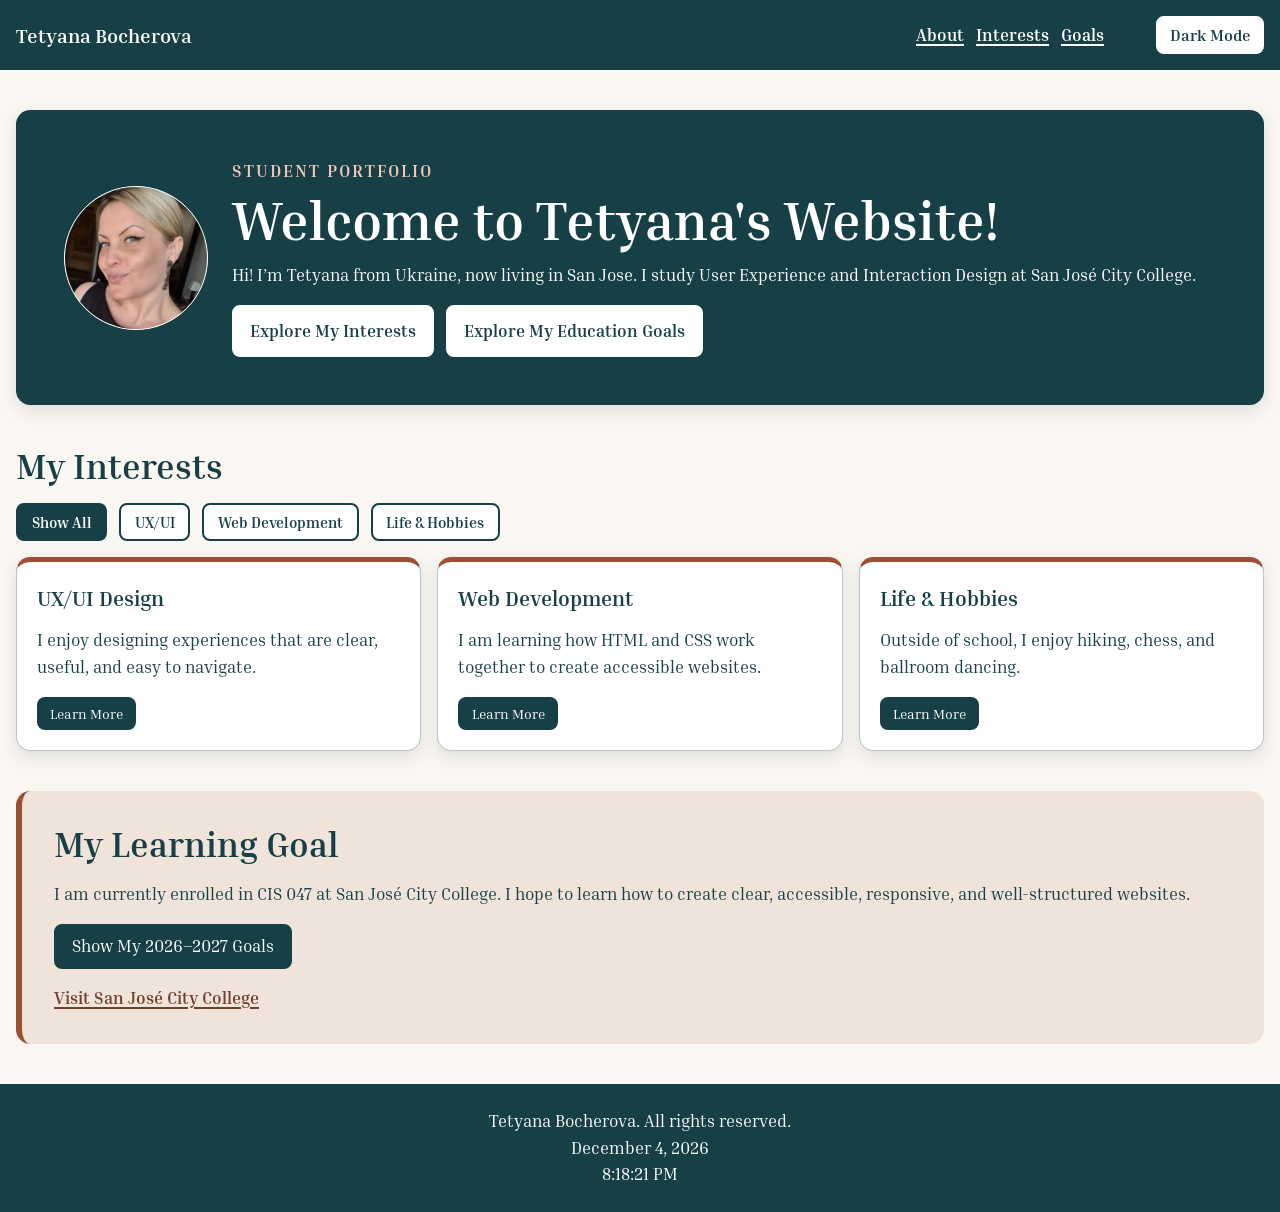
<file: public/index.html>
<!doctype html>
<html lang="en">

<head>
    <meta charset="UTF-8">
    <meta name="viewport" content="width=device-width, initial-scale=1.0">

    <title>Tetyana Bocherova | Student Portfolio</title>

    <link rel="preconnect" href="https://fonts.googleapis.com">
    <link rel="preconnect" href="https://fonts.gstatic.com" crossorigin>

    <link
        href="https://fonts.googleapis.com/css2?family=Inria+Serif:wght@400;700&display=swap"
        rel="stylesheet">

    <link rel="stylesheet" href="styles.css">

    <script src="script.js" defer></script>
</head>


<body>

    <header class="site-header">

        <nav class="site-nav" aria-label="Main navigation">

            <a class="site-name" href="#top">
                Tetyana Bocherova
            </a>

            <ul>
                <li>
                    <a href="#about">About</a>
                </li>

                <li>
                    <a href="#interests">Interests</a>
                </li>

                <li>
                    <a href="#goals">Goals</a>
                </li>

                <li>
                    <button
                        class="theme-button"
                        type="button"
                        id="theme-toggle"
                        aria-pressed="false">
                        Dark Mode
                    </button>
                </li>
            </ul>

        </nav>

    </header>


    <main id="top">

        <!-- About / Hero -->

        <section class="hero" id="about">

            <img
                class="personal-photo"
                src="tetyana-photo.jpg"
                alt="Portrait of Tetyana Bocherova">

            <div>

                <p class="eyebrow">
                    Student Portfolio
                </p>

                <h1>
                    Welcome to Tetyana's Website!
                </h1>

                <p class="intro">
                    Hi! I’m Tetyana from Ukraine, now living in San Jose.
                    I study User Experience and Interaction Design at
                    San Jos&eacute; City College.
                </p>

                <div class="hero-actions">

                    <a class="button" href="#interests">
                        Explore My Interests
                    </a>

                    <a class="button" href="#goals">
                        Explore My Education Goals
                    </a>

                </div>

            </div>

        </section>


        <!-- Interests -->

        <section id="interests" aria-labelledby="interests-title">

            <h2 id="interests-title">
                My Interests
            </h2>


            <!-- Interest filters -->

            <div class="interest-filters" aria-label="Filter interests">

                <button
                    class="filter-button active"
                    type="button"
                    data-filter="all">
                    Show All
                </button>

                <button
                    class="filter-button"
                    type="button"
                    data-filter="ux">
                    UX/UI
                </button>

                <button
                    class="filter-button"
                    type="button"
                    data-filter="web">
                    Web Development
                </button>

                <button
                    class="filter-button"
                    type="button"
                    data-filter="hobbies">
                    Life &amp; Hobbies
                </button>

            </div>


            <!-- Interest cards -->

            <div class="card-grid">


                <!-- UX/UI Design -->

                <article class="card" data-category="ux">

                    <h3>
                        UX/UI Design
                    </h3>

                    <p>
                        I enjoy designing experiences that are clear,
                        useful, and easy to navigate.
                    </p>

                    <button
                        class="interest-button"
                        type="button"
                        id="ux-toggle"
                        aria-controls="ux-more"
                        aria-expanded="false">
                        Learn More
                    </button>

                    <p id="ux-more" hidden>
                        I am especially interested in user research,
                        interaction design, wireframes, prototypes,
                        and creating accessible digital experiences.
                    </p>

                </article>


                <!-- Web Development -->

                <article class="card" data-category="web">

                    <h3>
                        Web Development
                    </h3>

                    <p>
                        I am learning how HTML and CSS work together
                        to create accessible websites.
                    </p>

                    <button
                        class="interest-button"
                        type="button"
                        id="web-toggle"
                        aria-controls="web-more"
                        aria-expanded="false">
                        Learn More
                    </button>

                    <p id="web-more" hidden>
                        I am learning how to use semantic HTML,
                        responsive CSS, Flexbox, Grid, and JavaScript
                        to create interactive and accessible websites.
                    </p>

                </article>


                <!-- Life & Hobbies -->

                <article class="card" data-category="hobbies">

                    <h3>
                        Life &amp; Hobbies
                    </h3>

                    <p>
                        Outside of school, I enjoy hiking,
                        chess, and ballroom dancing.
                    </p>

                    <button
                        class="interest-button"
                        type="button"
                        id="hobby-button"
                        aria-controls="favorite-hobby"
                        aria-expanded="false">
                        Learn More
                    </button>

                    <p id="favorite-hobby" hidden>
                        I enjoy playing chess, hiking in nature,
                        and ballroom dancing. Chess is especially
                        meaningful to me and has also inspired
                        my children's book project.
                    </p>

                </article>

            </div>

        </section>


        <!-- Learning Goals -->

        <section
            class="goal"
            id="goals"
            aria-labelledby="goals-title">

            <h2 id="goals-title">
                My Learning Goal
            </h2>

            <p>
                I am currently enrolled in CIS 047 at
                San Jos&eacute; City College. I hope to learn
                how to create clear, accessible, responsive,
                and well-structured websites.
            </p>


            <button
                class="button goals-button"
                type="button"
                id="goals-toggle"
                aria-controls="extra-goals"
                aria-expanded="false">
                Show My 2026–2027 Goals
            </button>


            <div id="extra-goals" hidden>

                <h3>
                    My Main Goals for 2026–2027
                </h3>

                <ol>
                    <li>
                        Earn an A.S. in User Experience and
                        Interaction Design from
                        San Jos&eacute; City College.
                    </li>

                    <li>
                        Find a job in the IT field that aligns
                        with my education and previous
                        professional experience.
                    </li>

                    <li>
                        Transfer to a university to continue
                        my education.
                    </li>

                    <li>
                        Publish a children's book about chess.
                    </li>

                    <li>
                        Start an evening dress rental business.
                    </li>
                </ol>

            </div>


            <a
                href="https://sjcc.edu/"
                target="_blank"
                rel="noopener noreferrer">
                Visit San Jos&eacute; City College
            </a>

        </section>

    </main>


    <!-- Footer -->

    <footer>

        <p>
            Tetyana Bocherova. All rights reserved.
        </p>

        <p id="current-date"></p>

        <p id="current-time"></p>

    </footer>


</body>

</html>
</file>
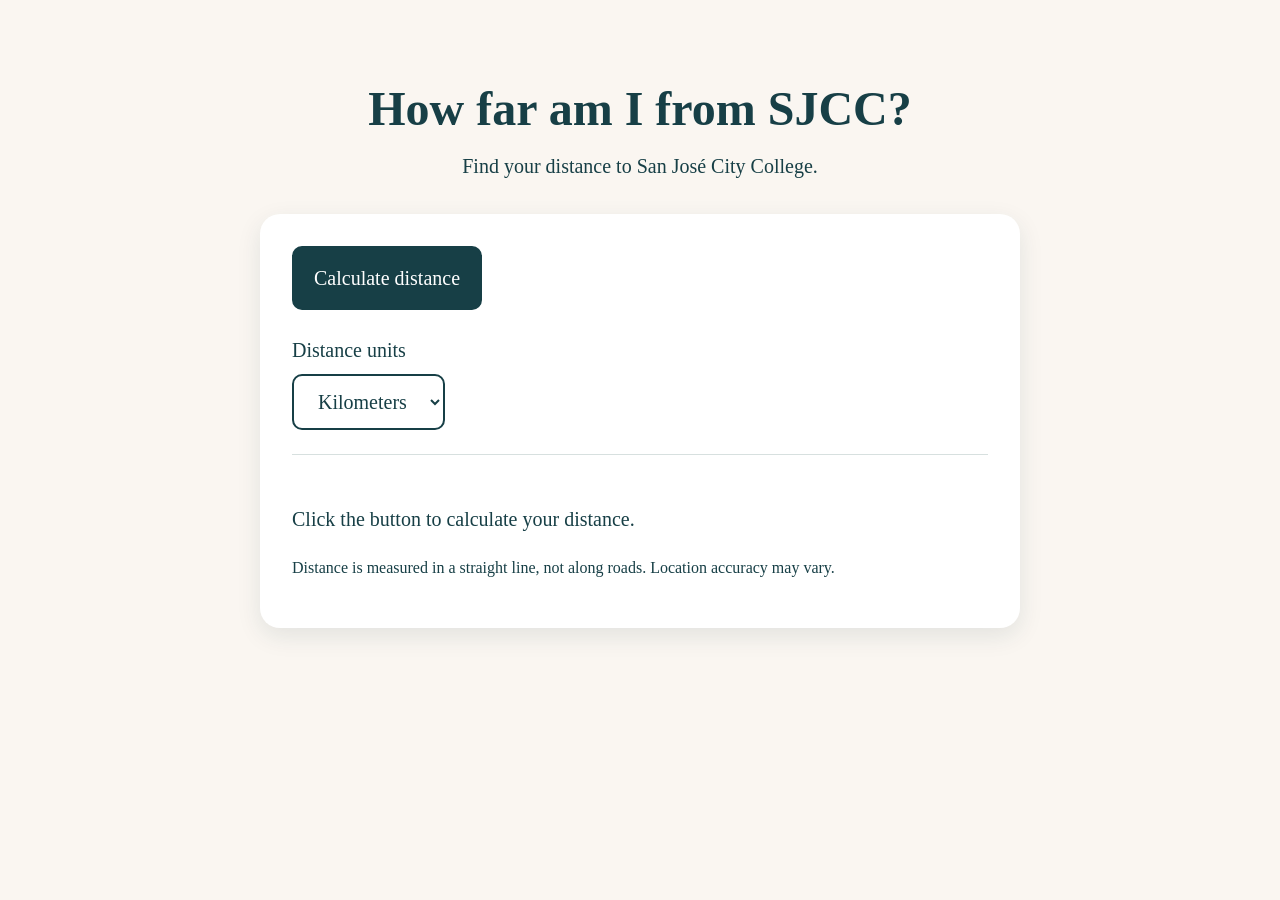
<file: public/welcome/geolocation.html>
<!doctype html>
<html lang="en">
  <head>
    <meta charset="UTF-8" />
    <meta name="viewport" content="width=device-width, initial-scale=1.0" />
    <title>Distance to SJCC</title>

    <style>
      * {
        box-sizing: border-box;
      }

      body {
        margin: 0;
        padding: 48px 24px;
        background: #faf6f1;
        color: #173f46;
        font-family: Georgia, serif;
        font-size: 20px;
        line-height: 1.6;
      }

      header,
      main {
        max-width: 760px;
        margin: 0 auto;
      }

      h1 {
        font-size: clamp(2rem, 5vw, 3rem);
        line-height: 1.2;
      }

      main {
        padding: 32px;
        background: #ffffff;
        border-radius: 20px;
        box-shadow: 0 8px 24px rgb(23 63 70 / 10%);
      }

      button,
      select {
        padding: 14px 20px;
        border: 2px solid #173f46;
        border-radius: 10px;
        font: inherit;
      }

      button {
        background: #173f46;
        color: #ffffff;
        cursor: pointer;
      }

      button:hover {
        background: #9c4f35;
        border-color: #9c4f35;
      }

      button:active {
        transform: translateY(1px);
      }

      button:disabled {
        opacity: 0.7;
        cursor: wait;
      }

      button:focus-visible,
      select:focus-visible {
        outline: 3px solid #f2b705;
        outline-offset: 4px;
      }

      .unit-control {
        margin: 24px 0;
      }

      label {
        display: block;
        margin-bottom: 8px;
      }

      select {
        max-width: 100%;
        background: #ffffff;
        color: #173f46;
      }

      #output {
        padding-top: 16px;
        border-top: 1px solid #d7e0df;
        white-space: pre-line;
        overflow-wrap: anywhere;
      }

      .note {
        font-size: 16px;
      }
      header {
        text-align: center;
      }
      header h1 {
        margin-bottom: 12px;
      }

      header p {
        margin-top: 0;
        margin-bottom: 32px;
      }
    </style>
  </head>

  <body>
    <header>
      <h1>How far am I from SJCC?</h1>
      <p>Find your distance to San José City College.</p>
    </header>

    <main>
      <button id="location-button" type="button">Calculate distance</button>

      <div class="unit-control">
        <label for="unit-select">Distance units</label>
        <select id="unit-select">
          <option value="km">Kilometers</option>
          <option value="mi">Miles</option>
        </select>
      </div>

      <p id="output" role="status">
        Click the button to calculate your distance.
      </p>

      <p class="note">
        Distance is measured in a straight line, not along roads. Location
        accuracy may vary.
      </p>
    </main>

    <script>
      const locationButton = document.getElementById("location-button");
      const unitSelect = document.getElementById("unit-select");
      const output = document.getElementById("output");

      const sjccLatitude = 37.314712;
      const sjccLongitude = -121.927172;

      let currentLatitude = null;
      let currentLongitude = null;
      let distanceKm = null;

      function calculateDistance(lat1, lon1, lat2, lon2) {
        const earthRadius = 6371;

        function toRadians(degrees) {
          return (degrees * Math.PI) / 180;
        }

        const latitudeDifference = toRadians(lat2 - lat1);
        const longitudeDifference = toRadians(lon2 - lon1);

        const a =
          Math.sin(latitudeDifference / 2) ** 2 +
          Math.cos(toRadians(lat1)) *
            Math.cos(toRadians(lat2)) *
            Math.sin(longitudeDifference / 2) ** 2;

        const safeA = Math.min(1, Math.max(0, a));
        const c = 2 * Math.atan2(Math.sqrt(safeA), Math.sqrt(1 - safeA));

        return earthRadius * c;
      }

      function displayResult() {
        if (distanceKm === null) {
          return;
        }

        const useMiles = unitSelect.value === "mi";
        const distance = useMiles ? distanceKm * 0.621371 : distanceKm;
        const unit = useMiles ? "miles" : "km";

        output.textContent =
          "Latitude: " +
          currentLatitude.toFixed(6) +
          "\nLongitude: " +
          currentLongitude.toFixed(6) +
          "\nDistance to SJCC: " +
          distance.toFixed(2) +
          " " +
          unit;
      }

      locationButton.addEventListener("click", function () {
        if (!navigator.geolocation) {
          output.textContent = "Your browser does not support geolocation.";
          return;
        }

        output.textContent = "Getting your location...";
        locationButton.disabled = true;
        distanceKm = null;

        navigator.geolocation.getCurrentPosition(
          function (position) {
            currentLatitude = position.coords.latitude;
            currentLongitude = position.coords.longitude;

            distanceKm = calculateDistance(
              currentLatitude,
              currentLongitude,
              sjccLatitude,
              sjccLongitude,
            );

            locationButton.disabled = false;
            displayResult();
          },
          function (error) {
            locationButton.disabled = false;

            if (error.code === 1) {
              output.textContent =
                "Location access was denied. Allow location access to calculate your distance.";
            } else if (error.code === 2) {
              output.textContent =
                "Your location is unavailable. Please try again.";
            } else {
              output.textContent =
                "The location request timed out. Please try again.";
            }
          },
          { timeout: 15000 },
        );
      });

      unitSelect.addEventListener("change", displayResult);
    </script>
  </body>
</html>
</file>
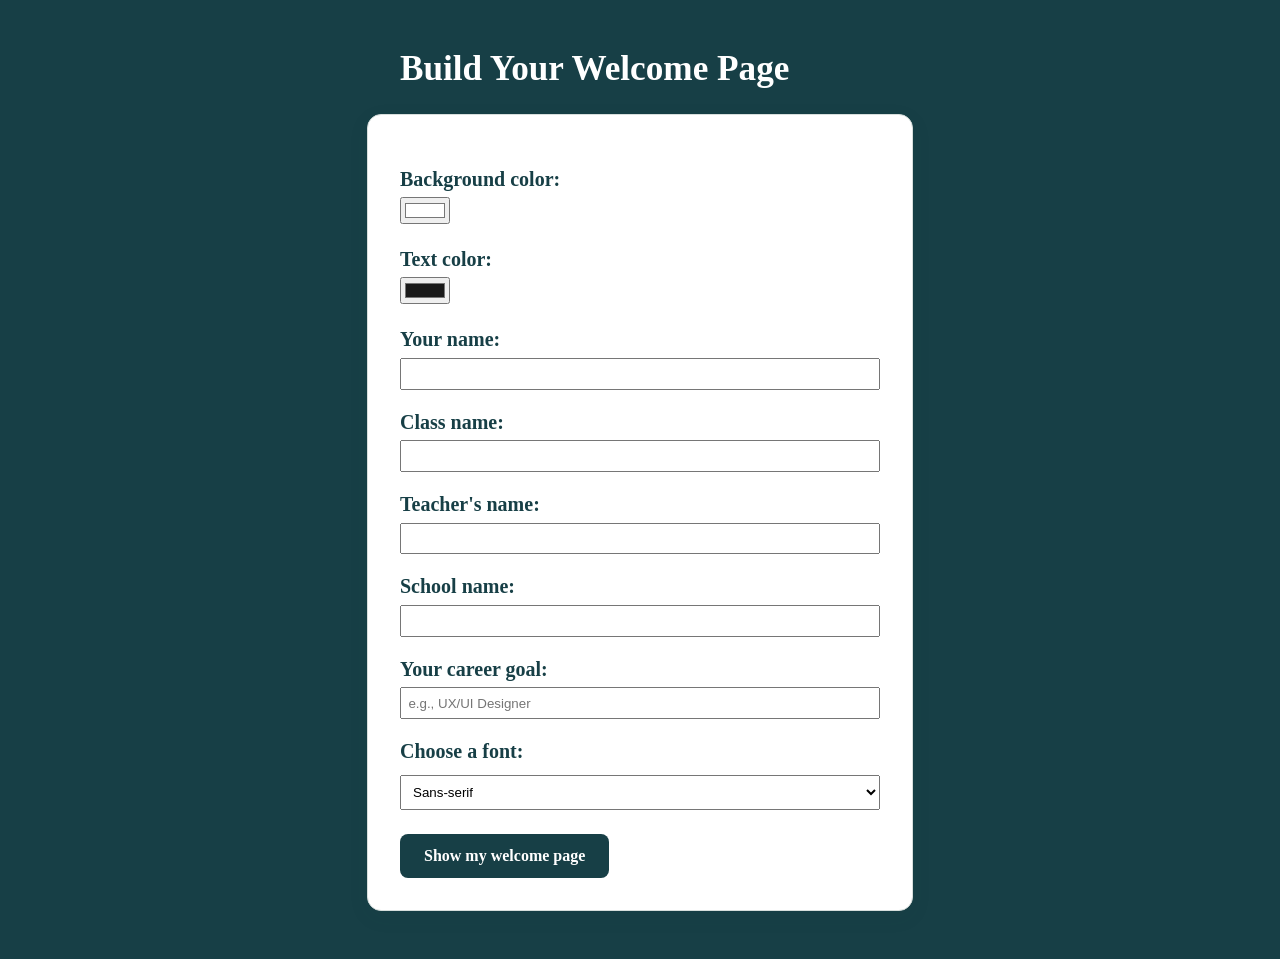
<file: public/welcome/welcome.html>
<!doctype html>
<html lang="en">
  <head>
    <meta charset="utf-8" />
    <meta name="viewport" content="width=device-width, initial-scale=1" />
    <title>Build Your Welcome Page</title>
    <style>
      body {
        margin: 0;
        padding: 3rem 1rem;
        font-family: "Inria Serif", Georgia, serif;
        font-size: 20px;
        line-height: 1.6;
        background-color: #173f46;
        color: #173f46;
      }

      h1 {
        font-size: 2.2rem;
        line-height: 1.2;
        max-width: 30rem;
        margin: 0 auto 1.5rem;
        color: #ffffff;
      }

      form {
        max-width: 30rem;
        margin: 0 auto;
        padding: 2rem;
        background-color: #ffffff;
        border: 1px solid #d7dedc;
        border-radius: 14px;
        box-shadow: 0 6px 20px rgba(23, 63, 70, 0.08);
      }

      label {
        display: block;
        margin-top: 1rem;
        font-weight: bold;
      }

      input[type="text"] {
        width: 100%;
        padding: 0.4rem;
        box-sizing: border-box;
      }

      select {
        display: block;
        width: 100%;
        padding: 0.5rem;
        margin-top: 0.5rem;
        box-sizing: border-box;
      }

      button {
        display: block;
        margin-top: 1.5rem;
        padding: 0.8rem 1.5rem;
        background-color: #173f46;
        color: #ffffff;
        border: none;
        border-radius: 8px;
        font-family: inherit;
        font-size: 1rem;
        font-weight: bold;
        cursor: pointer;
        transition: background-color 0.2s ease;
      }

      button:hover {
        background-color: #28636b;
      }

      button:focus-visible {
        outline: 3px solid #f2b705;
        outline-offset: 3px;
      }
    </style>
  </head>
  <body>
    <h1>Build Your Welcome Page</h1>

    <form method="get" action="welcome.php">
      <label for="background">Background color:</label>
      <input type="color" id="background" name="background" value="#ffffff" />

      <label for="text">Text color:</label>
      <input type="color" id="text" name="text" value="#1a1a1a" />

      <label for="name">Your name:</label>
      <input type="text" id="name" name="name" autocomplete="name" required />

      <label for="class">Class name:</label>
      <input type="text" id="class" name="class" required />

      <label for="teacher">Teacher's name:</label>
      <input type="text" id="teacher" name="teacher" required />

      <label for="school">School name:</label>
      <input type="text" id="school" name="school" required />

      <label for="goal">Your career goal:</label>
      <input
        type="text"
        id="goal"
        name="goal"
        placeholder="e.g., UX/UI Designer"
      />

      <label for="font">Choose a font:</label>
      <select id="font" name="font">
        <option value="sans">Sans-serif</option>
        <option value="serif">Serif</option>
        <option value="mono">Monospace</option>
      </select>

      <button type="submit">Show my welcome page</button>
    </form>
  </body>
</html>
</file>
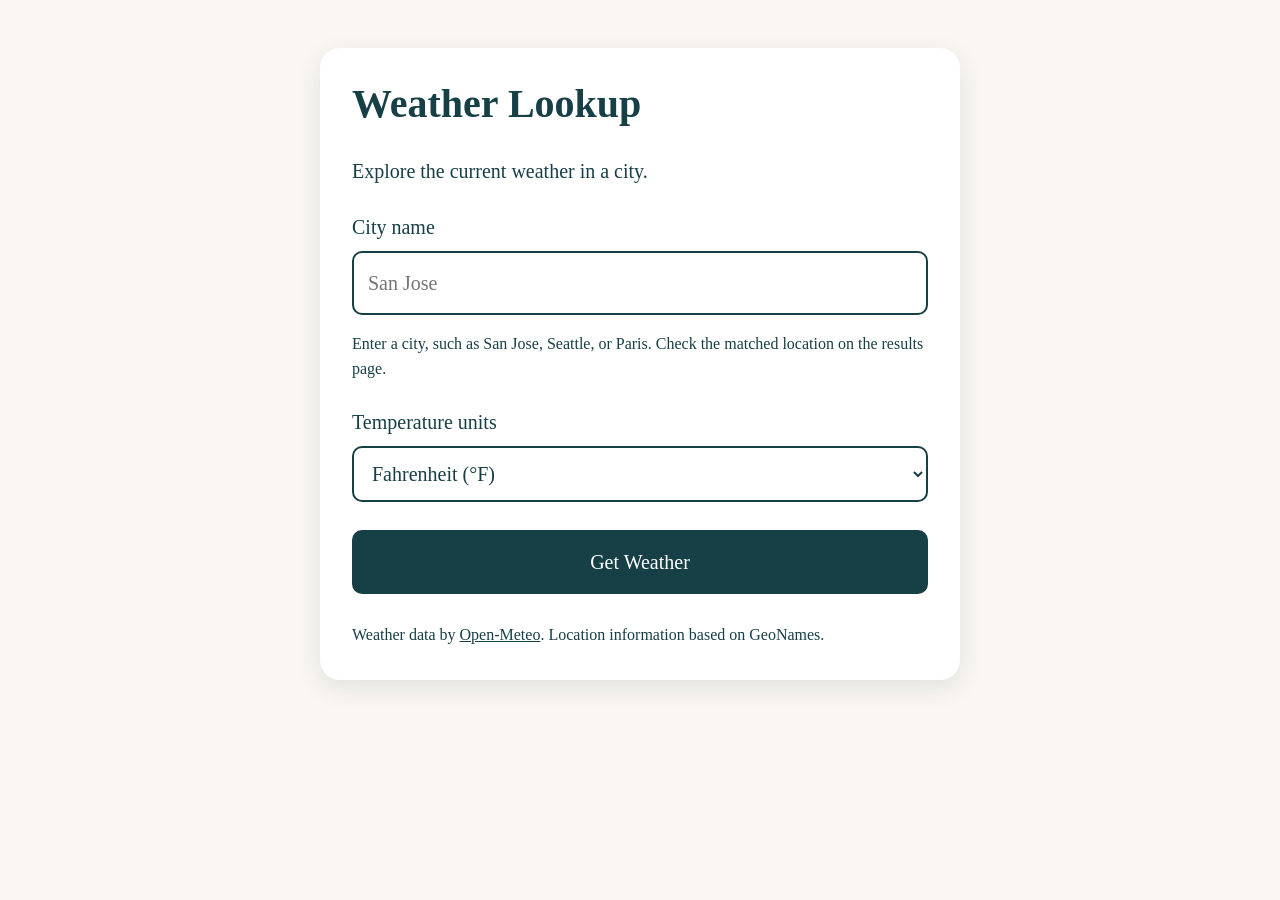
<file: public/practice/weather/weather.html>
<!doctype html>
<html lang="en">
  <head>
    <meta charset="UTF-8">
    <meta name="viewport" content="width=device-width, initial-scale=1.0">
    <title>Weather Lookup</title>

    <style>
      * {
        box-sizing: border-box;
      }

      body {
        margin: 0;
        padding: 48px 24px;
        background: #faf6f1;
        color: #173f46;
        font-family: Georgia, serif;
        font-size: 20px;
        line-height: 1.6;
      }

      main {
        max-width: 640px;
        margin: 0 auto;
        padding: 32px;
        background: #ffffff;
        border-radius: 20px;
        box-shadow: 0 8px 24px rgb(23 63 70 / 10%);
      }

      h1 {
        margin-top: 0;
        line-height: 1.2;
      }

      label {
        display: block;
        margin-top: 24px;
        margin-bottom: 8px;
      }

      input,
      select,
      button {
        width: 100%;
        padding: 14px;
        border: 2px solid #173f46;
        border-radius: 10px;
        font: inherit;
      }

      input,
      select {
        background: #ffffff;
        color: #173f46;
      }

      button {
        margin-top: 28px;
        background: #173f46;
        color: #ffffff;
        cursor: pointer;
      }

      button:hover {
        background: #9c4f35;
        border-color: #9c4f35;
      }

      input:focus-visible,
      select:focus-visible,
      button:focus-visible {
        outline: 3px solid #f2b705;
        outline-offset: 4px;
      }

      .hint,
      footer {
        font-size: 16px;
      }

      footer {
        margin-top: 28px;
      }

      a {
        color: #173f46;
      }
    </style>
  </head>

  <body>
    <main>
      <h1>Weather Lookup</h1>
      <p>Explore the current weather in a city.</p>

      <form action="weather.php" method="post">
        <label for="city">City name</label>
        <input
          type="text"
          id="city"
          name="city"
          placeholder="San Jose"
          minlength="2"
          maxlength="100"
          aria-describedby="city-hint"
          required
        >
        <p id="city-hint" class="hint">
          Enter a city, such as San Jose, Seattle, or Paris.
          Check the matched location on the results page.
        </p>

        <label for="units">Temperature units</label>
        <select id="units" name="units">
          <option value="fahrenheit">Fahrenheit (°F)</option>
          <option value="celsius">Celsius (°C)</option>
        </select>

        <button type="submit">Get Weather</button>
      </form>

      <footer>
        Weather data by
        <a href="https://open-meteo.com/">Open-Meteo</a>.
        Location information based on GeoNames.
      </footer>
    </main>
  </body>
</html>
</file>
<file: public/styles.css>
:root {
  --color-primary: #173f46;
  --color-accent: #9c4f35;
  --color-background: #faf6f1;
  --color-surface: #ffffff;
  --color-focus: #f2b705;

  --space: 1rem;
  --radius: 0.9rem;
  --shadow: 0 0.35rem 1rem rgb(23 63 70 / 12%);
}

/*Base and box model*/

*,
*::before,
*::after {
  box-sizing: border-box;
}

html {
  scroll-behavior: smooth;
}

body {
  margin: 0;
  font-family: "Inria Serif", Georgia, serif;
  font-size: 1.05rem;
  line-height: 1.6;
  color: var(--color-primary);
  background: var(--color-background);
}

img {
  max-width: 100%;
  height: auto;
}

/*Typography*/

h1,
h2,
h3,
p {
  margin-top: 0;
}

h1 {
  margin-bottom: 0.75rem;
  font-size: clamp(2rem, 9vw, 3.4rem);
  line-height: 1.08;
}

h2 {
  margin-bottom: 1rem;
  font-size: clamp(1.65rem, 6vw, 2.2rem);
  line-height: 1.2;
}

h3 {
  font-size: 1.3rem;
}

a {
  color: #71402f;
  font-weight: 700;
  text-decoration-thickness: 0.12em;
  text-underline-offset: 0.2em;
}

a:hover {
  color: var(--color-accent);
  text-decoration-thickness: 0.2em;
}

a:focus-visible,
button:focus-visible {
  outline: 0.2rem solid var(--color-focus);
  outline-offset: 0.25rem;
  border-radius: 0.2rem;
}

/* Header and navigation*/

.site-header {
  background: var(--color-primary);
}

.site-nav {
  width: min(100% - 2rem, 82rem);
  margin-inline: auto;
  padding-block: 1rem;
}

.site-nav,
.site-nav ul {
  display: flex;
  flex-direction: column;
  gap: 0.75rem;
}

.site-nav ul {
  margin: 0;
  padding: 0;
  list-style: none;
}

.site-nav a {
  color: var(--color-surface);
}

.site-name {
  font-size: 1.25rem;
  text-decoration: none;
}

/* Theme button */

.theme-button {
  margin-left: 2.5rem;

  padding: 0.45rem 0.75rem;

  font-family: inherit;
  font-size: 1rem;
  font-weight: 700;

  cursor: pointer;

  color: var(--color-primary);
  background-color: var(--color-surface);

  border: 0.15rem solid var(--color-surface);
  border-radius: 0.5rem;
}

.theme-button:hover {
  color: var(--color-surface);
  background-color: transparent;
}

/*Main content*/

main {
  width: min(100% - 2rem, 82rem);
  margin-inline: auto;
}

main > section {
  margin-block: 2.5rem;
}

/*Hero */

.hero {
  display: grid;
  gap: 1.5rem;
  align-items: center;

  padding: clamp(1.25rem, 5vw, 3rem);

  color: var(--color-surface);
  background: var(--color-primary);

  border-radius: var(--radius);
  box-shadow: var(--shadow);
}

.personal-photo {
  display: block;

  width: min(11rem, 55vw);
  aspect-ratio: 1;

  margin-inline: auto;

  border: 0.1rem solid var(--color-surface);
  border-radius: 50%;

  background: var(--color-surface);

  object-fit: cover;
  object-position: center 35%;
}

.eyebrow {
  margin-bottom: 0.35rem;

  color: #f3c9b9;

  font-weight: 700;
  letter-spacing: 0.12em;
  text-transform: uppercase;
}

.intro {
  max-width: 58ch;
}

/*Hero buttons*/

.hero-actions {
  display: flex;
  flex-wrap: wrap;
  gap: 0.75rem;
}

.button {
  display: inline-block;

  padding: 0.65rem 1rem;

  color: var(--color-primary);
  background: var(--color-surface);

  border: 0.15rem solid var(--color-surface);
  border-radius: 0.5rem;

  text-decoration: none;
}

.button:hover {
  color: var(--color-surface);
  background: transparent;
}

/* Interest filters */

.interest-filters {
  display: flex;
  flex-wrap: wrap;
  gap: 0.75rem;
  margin-bottom: 1rem;
}

.filter-button {
  padding: 0.5rem 0.85rem;

  font-family: inherit;
  font-size: 0.95rem;
  font-weight: 700;

  cursor: pointer;

  color: var(--color-primary);
  background-color: var(--color-surface);

  border: 0.15rem solid var(--color-primary);
  border-radius: 0.5rem;
}

.filter-button:hover {
  color: var(--color-surface);
  background-color: var(--color-primary);
}

.filter-button.active {
  color: var(--color-surface);
  background-color: var(--color-primary);
}

/*Interest cards */

.card-grid {
  display: grid;
  grid-template-columns: 1fr;
  gap: var(--space);
}

.card {
  display: flex;
  flex-direction: column;

  padding: 1.25rem;

  background: var(--color-surface);

  border: 0.08rem solid #b8c8c5;
  border-top: 0.35rem solid var(--color-accent);
  border-radius: var(--radius);

  box-shadow: var(--shadow);
}

.card h3 {
  margin: 0 0 0.75rem;
}

.card > p:first-of-type {
  margin: 0;
}

.card p {
  max-width: 65ch;
}

/*Interest buttons */

.interest-button {
  display: block;
  width: fit-content;

  margin-top: 1rem;
  margin-bottom: 0;

  padding: 0.4rem 0.7rem;

  font-family: inherit;
  font-size: 0.85rem;

  cursor: pointer;

  color: var(--color-surface);
  background-color: var(--color-primary);

  border: 0.15rem solid var(--color-primary);
  border-radius: 0.5rem;
}

.interest-button:hover {
  color: var(--color-primary);
  background-color: transparent;
}

/* Additional information */

.card [hidden] {
  display: none;
}
.card[hidden] {
  display: none;
}

.card .interest-button + p {
  margin-top: 0.75rem;
  margin-bottom: 0;
}

/* Goals section*/

.goal {
  padding: clamp(1.25rem, 5vw, 2rem);

  background: #f0e3d9;

  border-left: 0.4rem solid var(--color-accent);
  border-radius: var(--radius);
}

.goal p {
  max-width: 65ch;
  margin-bottom: 1rem;
}

.goals-button {
  display: block;
  width: fit-content;

  margin-bottom: 1rem;

  padding: 0.65rem 1rem;

  font-family: inherit;
  font-size: inherit;

  cursor: pointer;

  color: var(--color-surface);
  background-color: var(--color-primary);

  border: 0.15rem solid var(--color-primary);
  border-radius: 0.5rem;
}

.goals-button:hover {
  color: var(--color-primary);
  background-color: transparent;
}

/* Dark mode */

body.dark-mode {
  color: #f7f2ed;
  background-color: #102f35;
}

body.dark-mode .card {
  color: #f7f2ed;
  background-color: #173f46;
  border-color: #527077;
  border-top-color: var(--color-accent);
}

body.dark-mode .goal {
  color: #f7f2ed;
  background-color: #244b52;
}

body.dark-mode .goal a {
  color: #f3c9b9;
}

body.dark-mode .interest-button,
body.dark-mode .goals-button {
  color: #173f46;
  background-color: #ffffff;
  border-color: #ffffff;
}

body.dark-mode .interest-button:hover,
body.dark-mode .goals-button:hover {
  color: #ffffff;
  background-color: transparent;
}

/*Footer*/

footer {
  padding: 1.5rem 1rem;

  text-align: center;

  color: var(--color-surface);
  background: var(--color-primary);
}

footer p {
  margin: 0;
}

/*Wider layouts */

@media (min-width: 44rem) {
  .site-nav,
  .site-nav ul {
    flex-direction: row;
    align-items: center;
  }

  .site-nav {
    justify-content: space-between;
  }

  .hero {
    grid-template-columns: minmax(9rem, 0.7fr) 2fr;
  }

  .card-grid {
    grid-template-columns: repeat(3, 1fr);
    align-items: stretch;
  }

  .card h3 {
    margin: 0 0 0.75rem;
  }

  .card > p:first-of-type {
    margin: 0;
  }

  .interest-button {
    margin-top: 1rem;
  }
}

/*Large screens*/

@media (min-width: 62rem) {
  .hero h1 {
    white-space: nowrap;
  }
}

@media (min-width: 75rem) {
  .intro,
  .goal p {
    max-width: none;
    white-space: nowrap;
  }
}

/*Reduced motion accessibility*/

@media (prefers-reduced-motion: reduce) {
  html {
    scroll-behavior: auto;
  }
}
</file>
